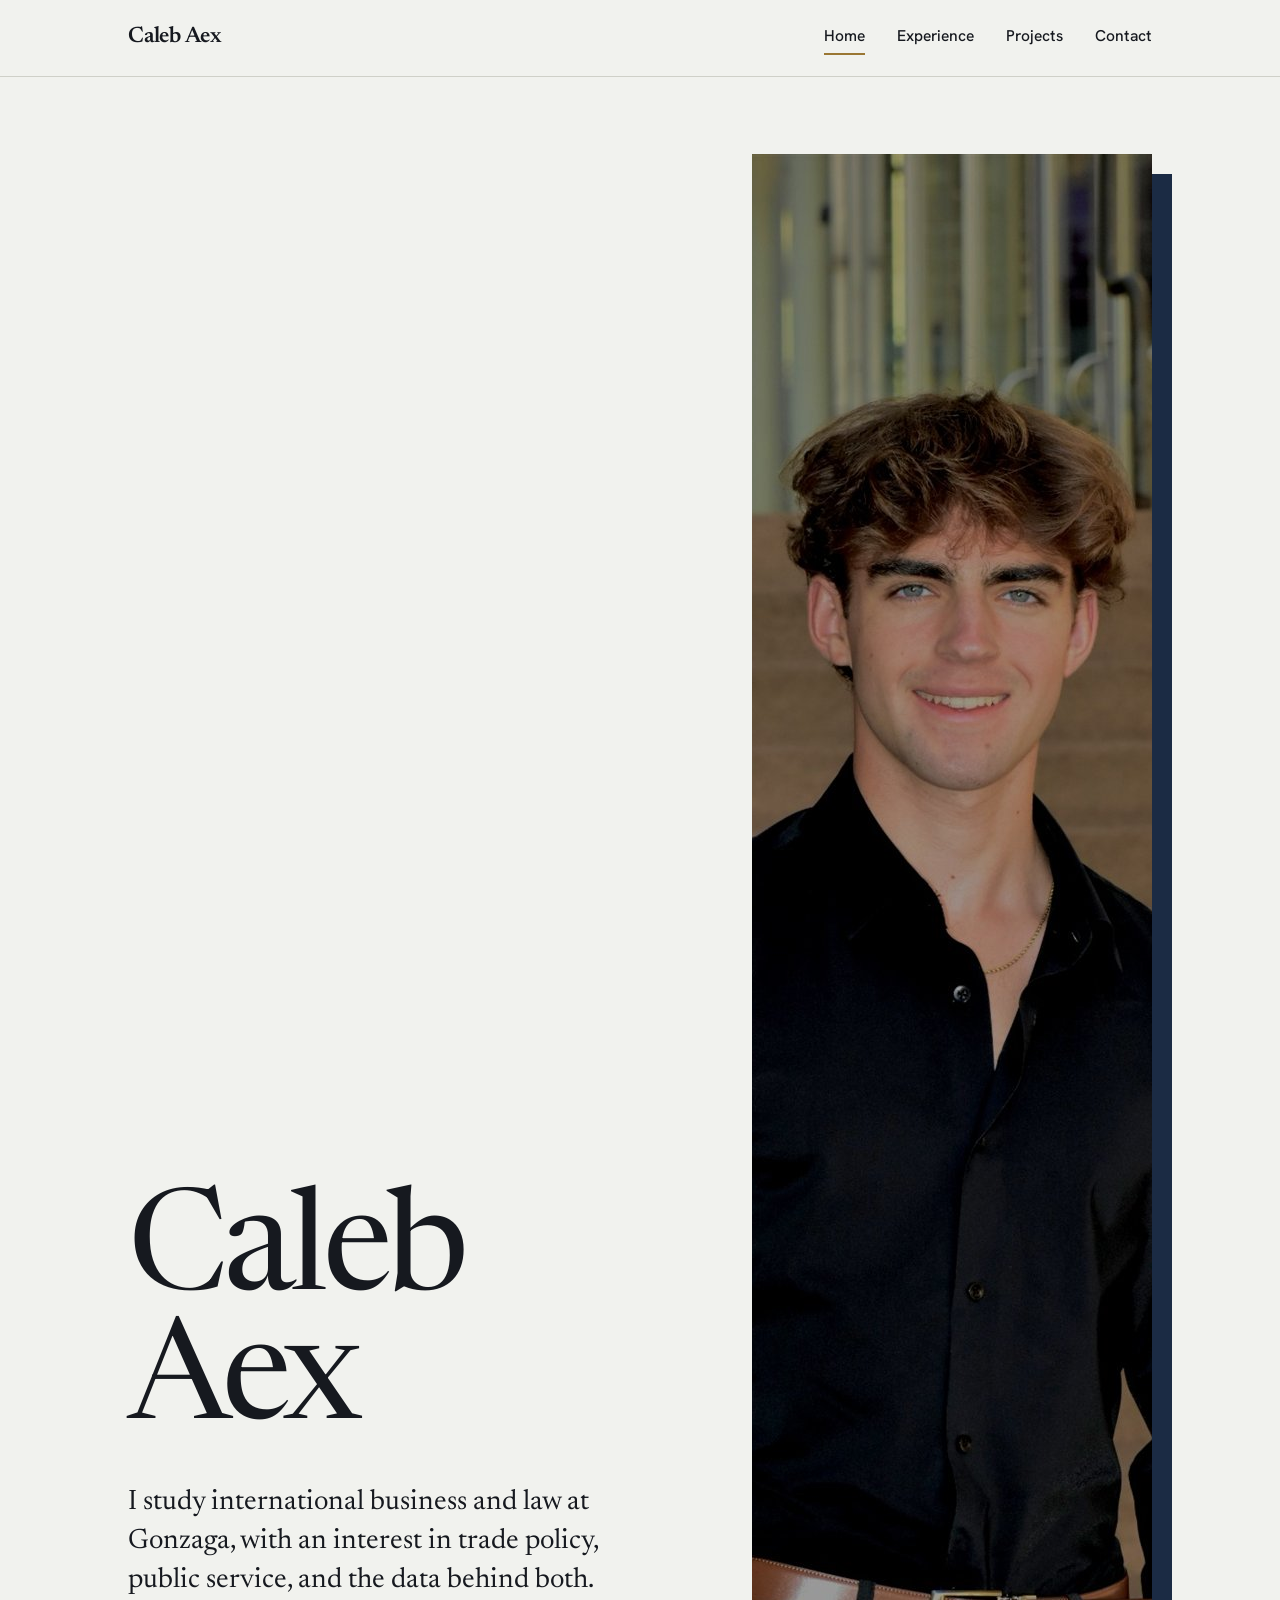
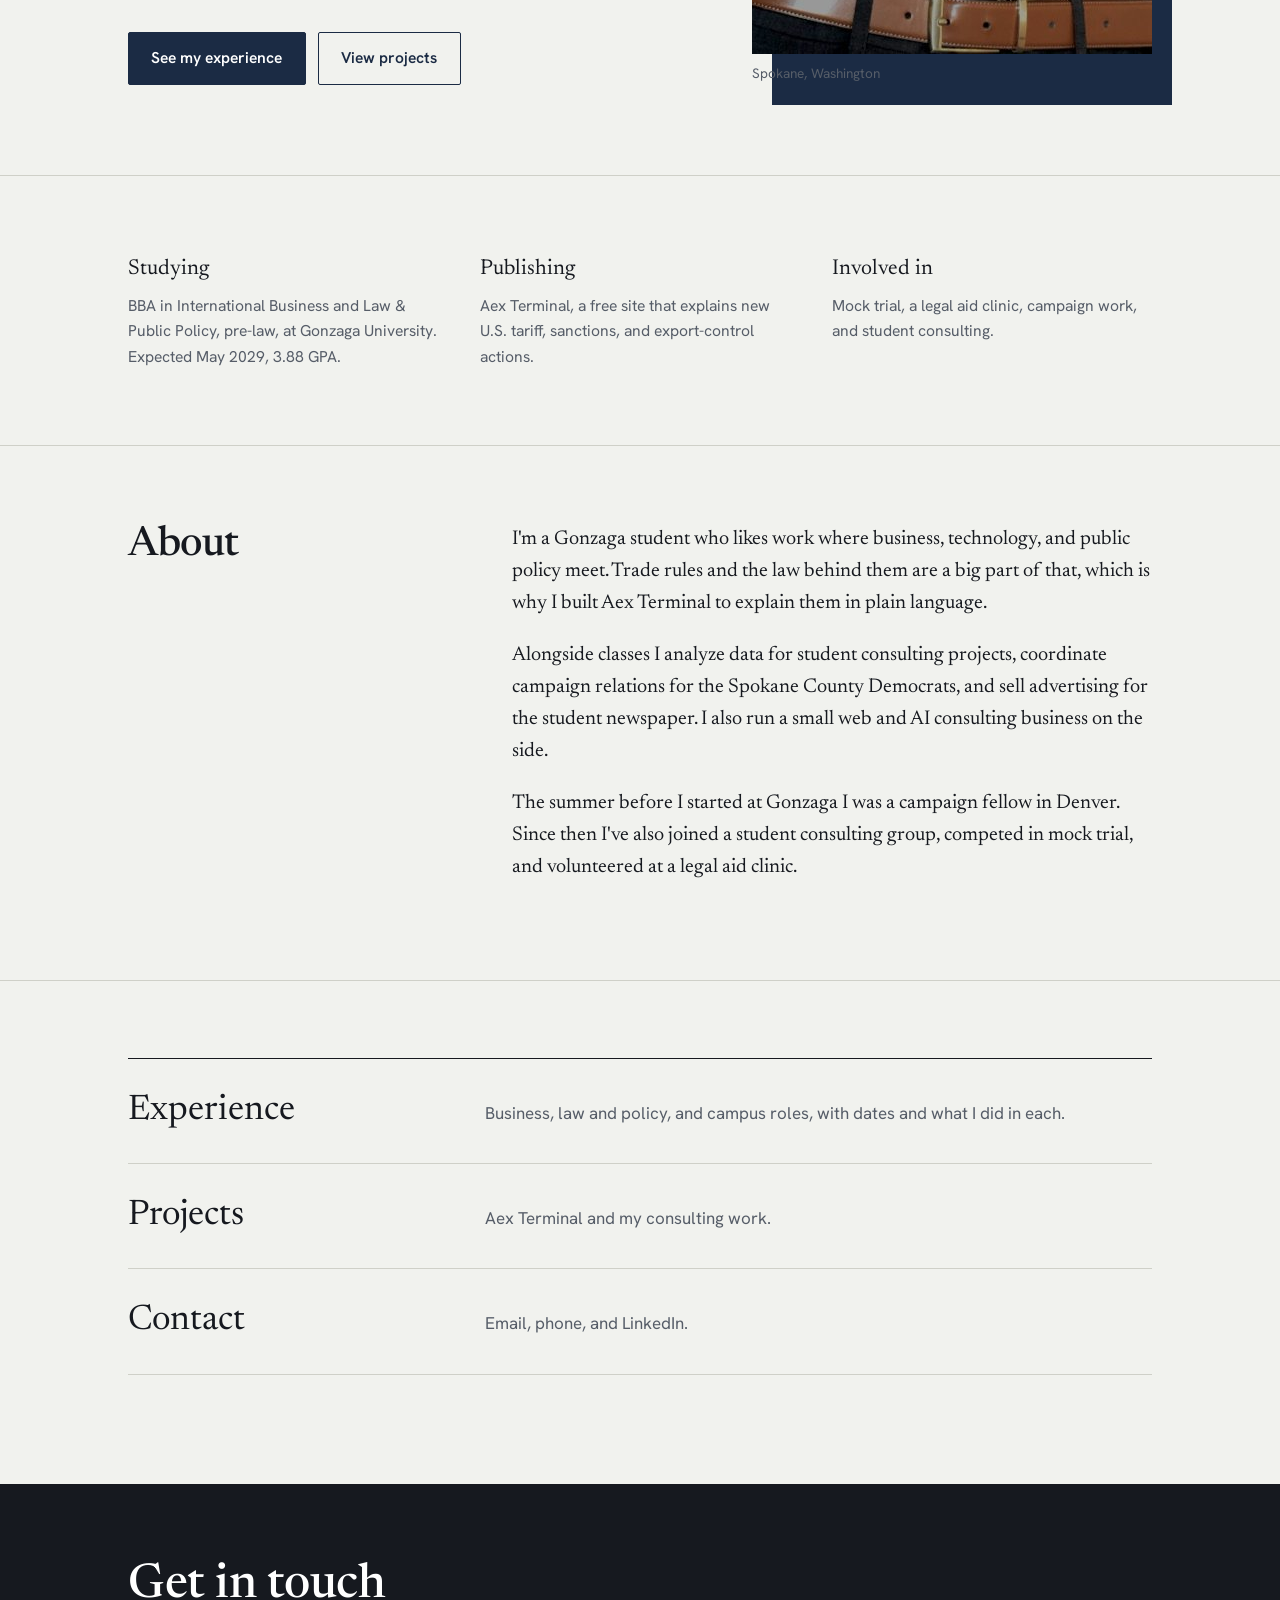
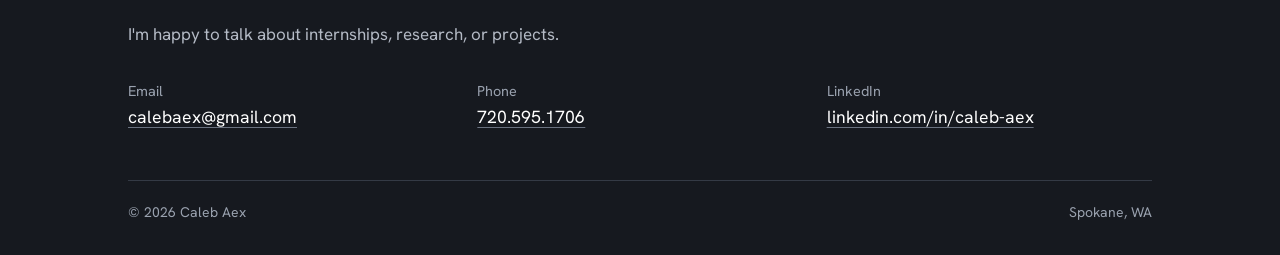
<file: index.html>
<!doctype html>
<html lang="en">
<head>
  <meta charset="utf-8">
  <meta name="viewport" content="width=device-width, initial-scale=1">
  <title>Caleb Aex</title>
  <meta name="description" content="Caleb Aex is a Gonzaga student studying international business and law, and the founder of Aex Meridian, which builds AI agents and websites for local businesses.">
  <link rel="preconnect" href="https://fonts.googleapis.com">
  <link rel="preconnect" href="https://fonts.gstatic.com" crossorigin>
  <link href="https://fonts.googleapis.com/css2?family=Hanken+Grotesk:wght@400;500;600&family=Newsreader:opsz,wght@6..72,400;6..72,500;6..72,600&display=swap" rel="stylesheet">
  <link rel="stylesheet" href="styles.css">
</head>
<body>
  <header class="site-header">
    <div class="wrap">
      <a class="wordmark" href="index.html">Caleb Aex</a>
      <nav class="site-nav" aria-label="Main">
        <a href="index.html" aria-current="page">Home</a>
        <a href="experience.html">Experience</a>
        <a href="projects.html">Projects</a>
        <a href="#contact">Contact</a>
      </nav>
    </div>
  </header>

  <main>
    <section class="hero">
      <div class="wrap">
        <div>
          <h1>Caleb Aex</h1>
          <p class="lede">I study international business and law at Gonzaga, with an interest in trade policy, public service, and the data behind both.</p>
          <div class="btn-row">
            <a class="btn" href="experience.html">See my experience</a>
            <a class="btn quiet" href="projects.html">View projects</a>
          </div>
        </div>
        <figure class="portrait">
          <img src="images/caleb.jpg" width="1000" height="1500" alt="Caleb Aex in a black button-up shirt, smiling, standing on a sandstone staircase">
          <figcaption>Spokane, Washington</figcaption>
        </figure>
      </div>
    </section>

    <section class="section">
      <div class="wrap">
        <dl class="facts">
          <div>
            <dt>Studying</dt>
            <dd>BBA in International Business and Law &amp; Public Policy, pre-law, at Gonzaga University. Expected May 2029, 3.88 GPA.</dd>
          </div>
          <div>
            <dt>Publishing</dt>
            <dd>Aex Terminal, a free site that explains new U.S. tariff, sanctions, and export-control actions.</dd>
          </div>
          <div>
            <dt>Involved in</dt>
            <dd>Mock trial, a legal aid clinic, campaign work, and student consulting.</dd>
          </div>
        </dl>
      </div>
    </section>

    <section class="section">
      <div class="wrap split">
        <h2>About</h2>
        <div class="prose">
          <p>I'm a Gonzaga student who likes work where business, technology, and public policy meet. Trade rules and the law behind them are a big part of that, which is why I built Aex Terminal to explain them in plain language.</p>
          <p>Alongside classes I analyze data for student consulting projects, coordinate campaign relations for the Spokane County Democrats, and sell advertising for the student newspaper. I also run a small web and AI consulting business on the side.</p>
          <p>The summer before I started at Gonzaga I was a campaign fellow in Denver. Since then I've also joined a student consulting group, competed in mock trial, and volunteered at a legal aid clinic.</p>
        </div>
      </div>
    </section>

    <section class="section">
      <div class="wrap">
        <ul class="paths">
          <li><a href="experience.html"><span class="name">Experience</span><span class="desc">Business, law and policy, and campus roles, with dates and what I did in each.</span></a></li>
          <li><a href="projects.html"><span class="name">Projects</span><span class="desc">Aex Terminal and my consulting work.</span></a></li>
          <li><a href="#contact"><span class="name">Contact</span><span class="desc">Email, phone, and LinkedIn.</span></a></li>
        </ul>
      </div>
    </section>
  </main>

  <footer class="site-footer" id="contact">
    <div class="wrap">
      <h2>Get in touch</h2>
      <p>I'm happy to talk about internships, research, or projects.</p>
      <ul class="contact-list">
        <li><span>Email</span><a href="mailto:calebaex@gmail.com">calebaex@gmail.com</a></li>
        <li><span>Phone</span><a href="tel:+17205951706">720.595.1706</a></li>
        <li><span>LinkedIn</span><a href="https://www.linkedin.com/in/caleb-aex-5508bb357" rel="noopener">linkedin.com/in/caleb-aex</a></li>
      </ul>
      <div class="fine"><span>&copy; 2026 Caleb Aex</span><span>Spokane, WA</span></div>
    </div>
  </footer>
</body>
</html>
</file>
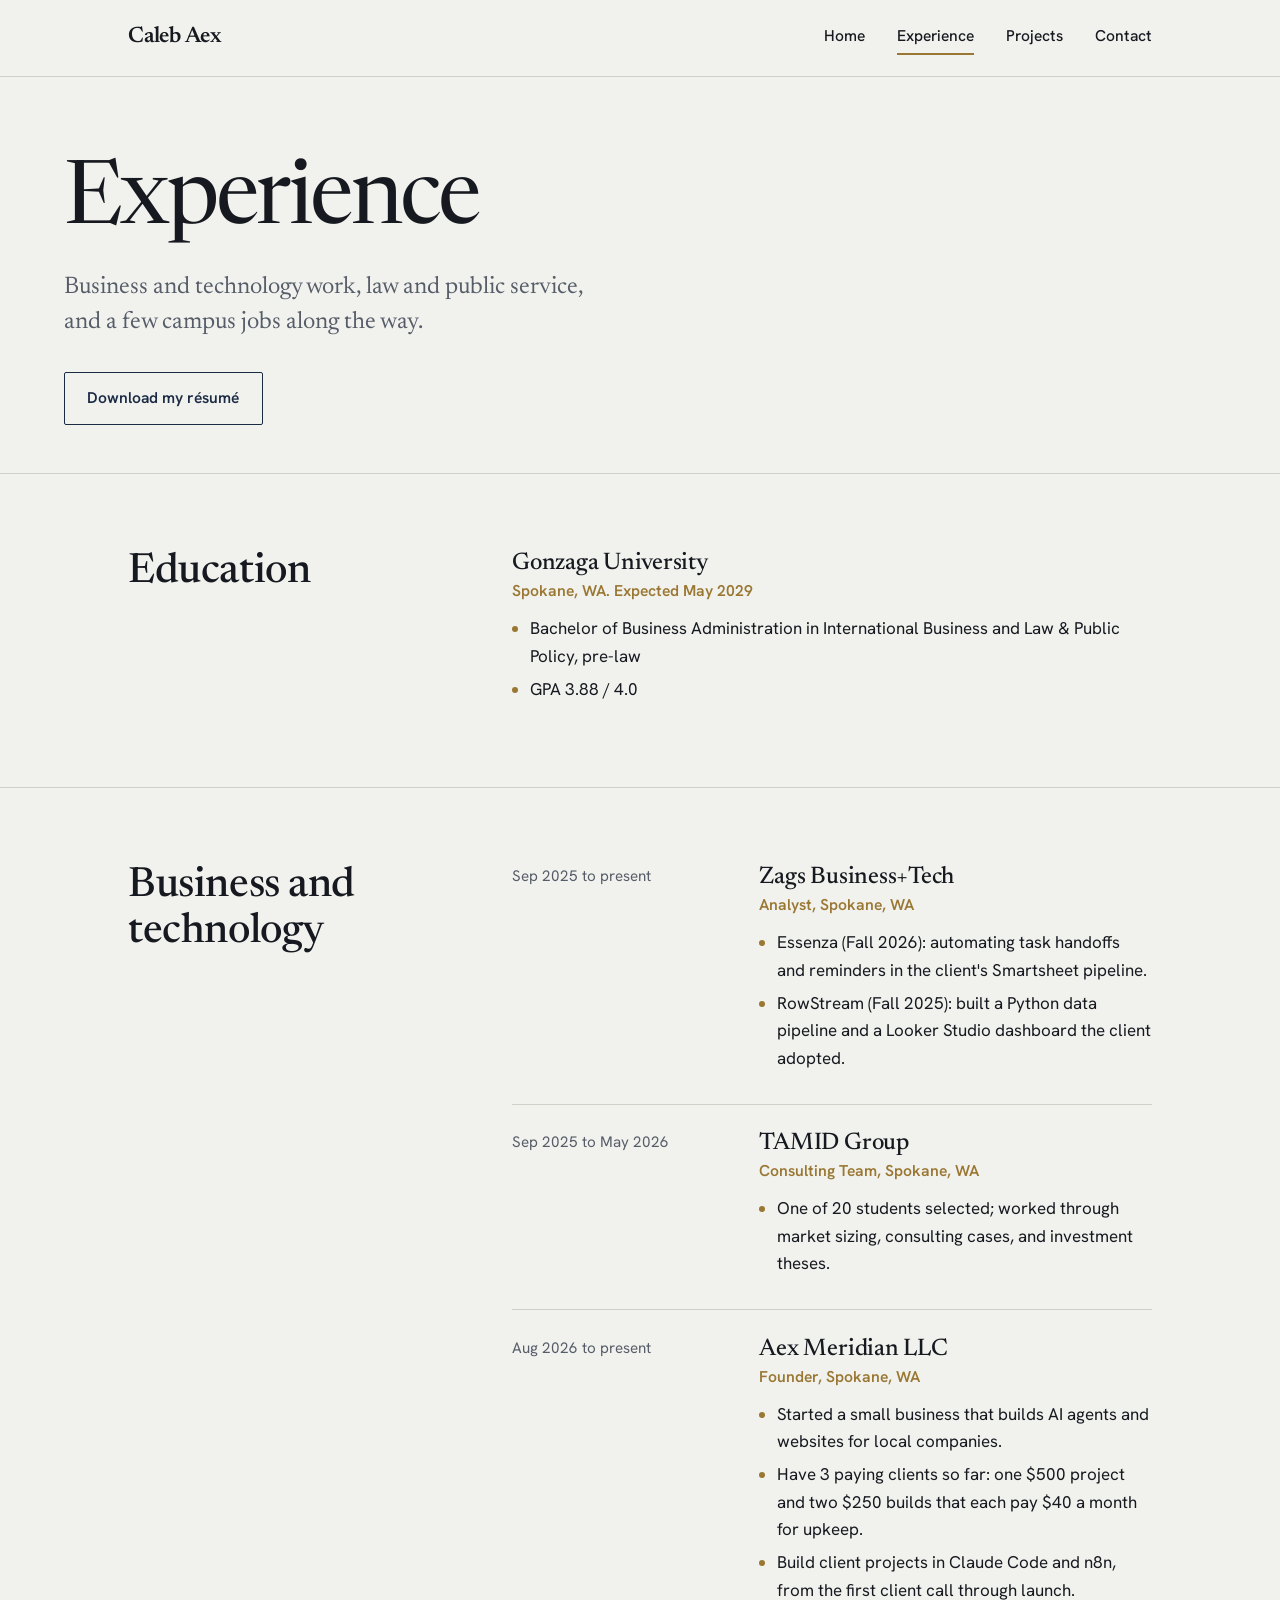
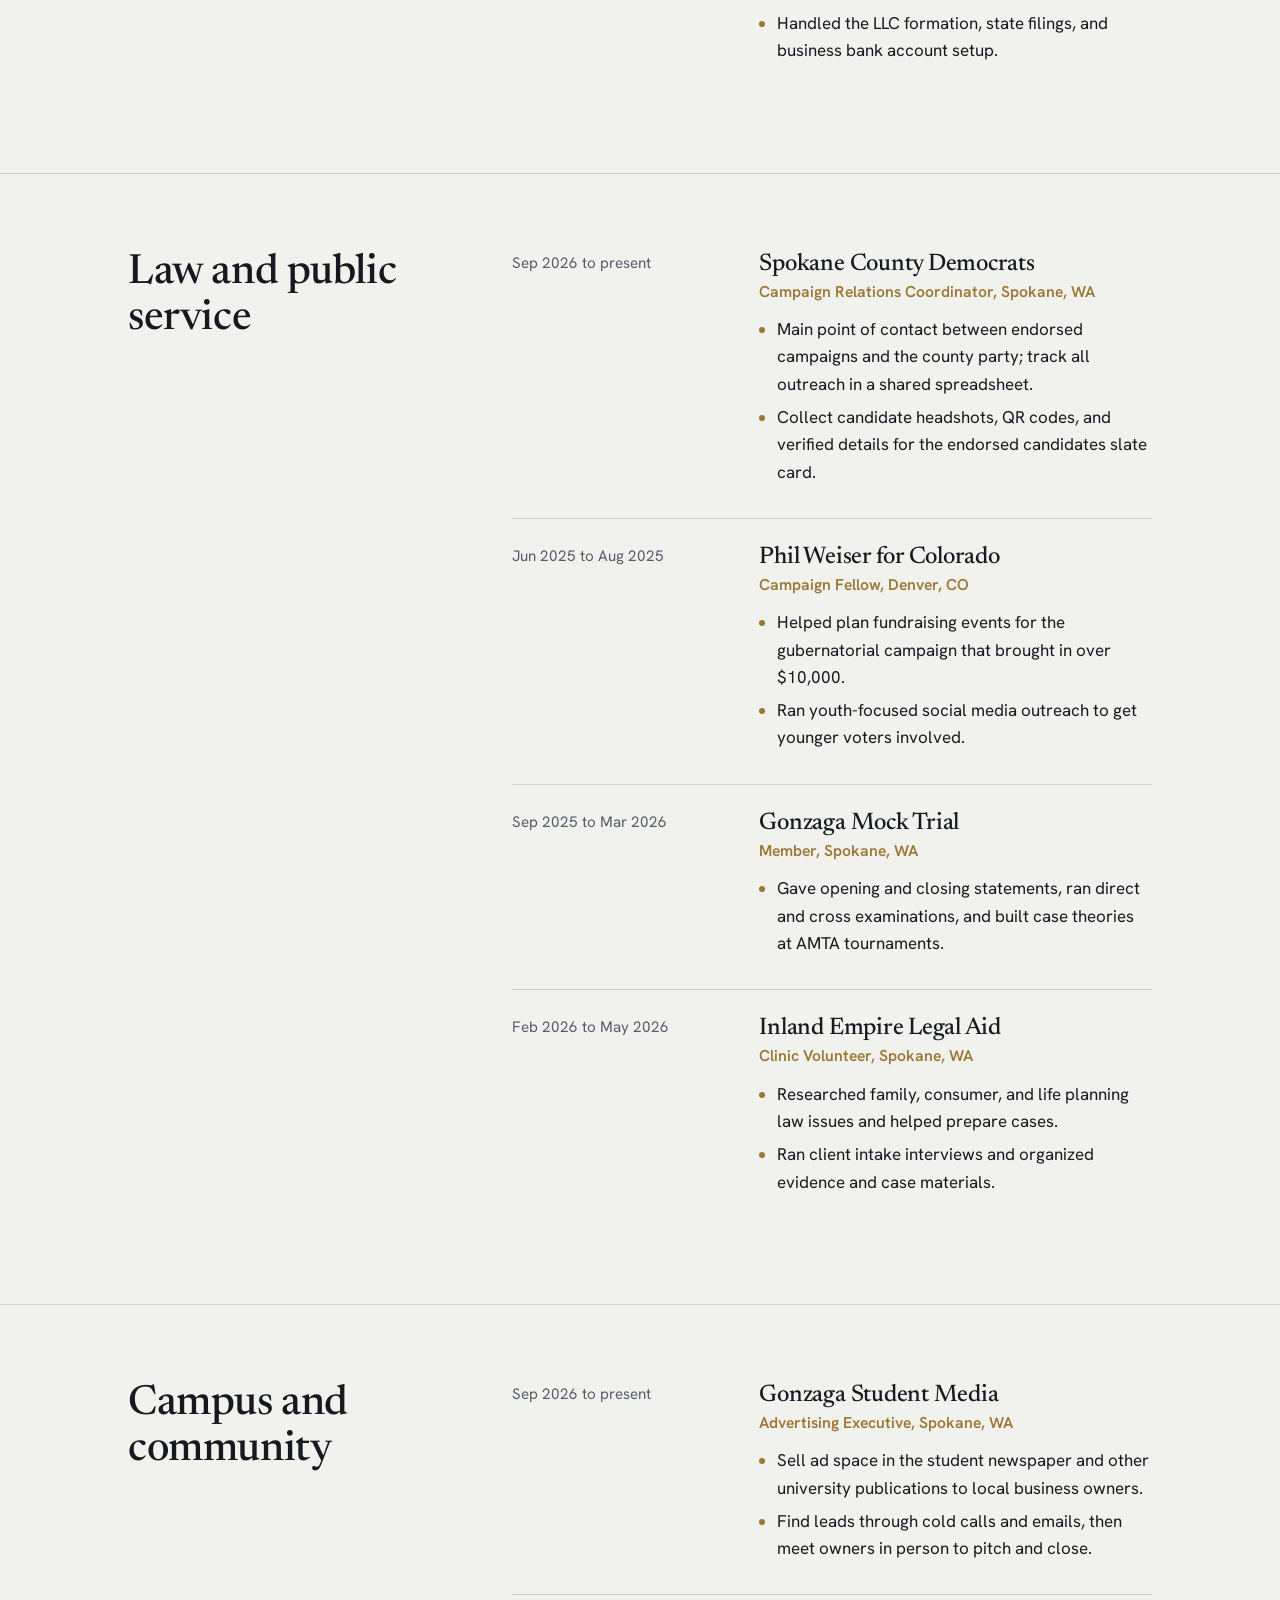
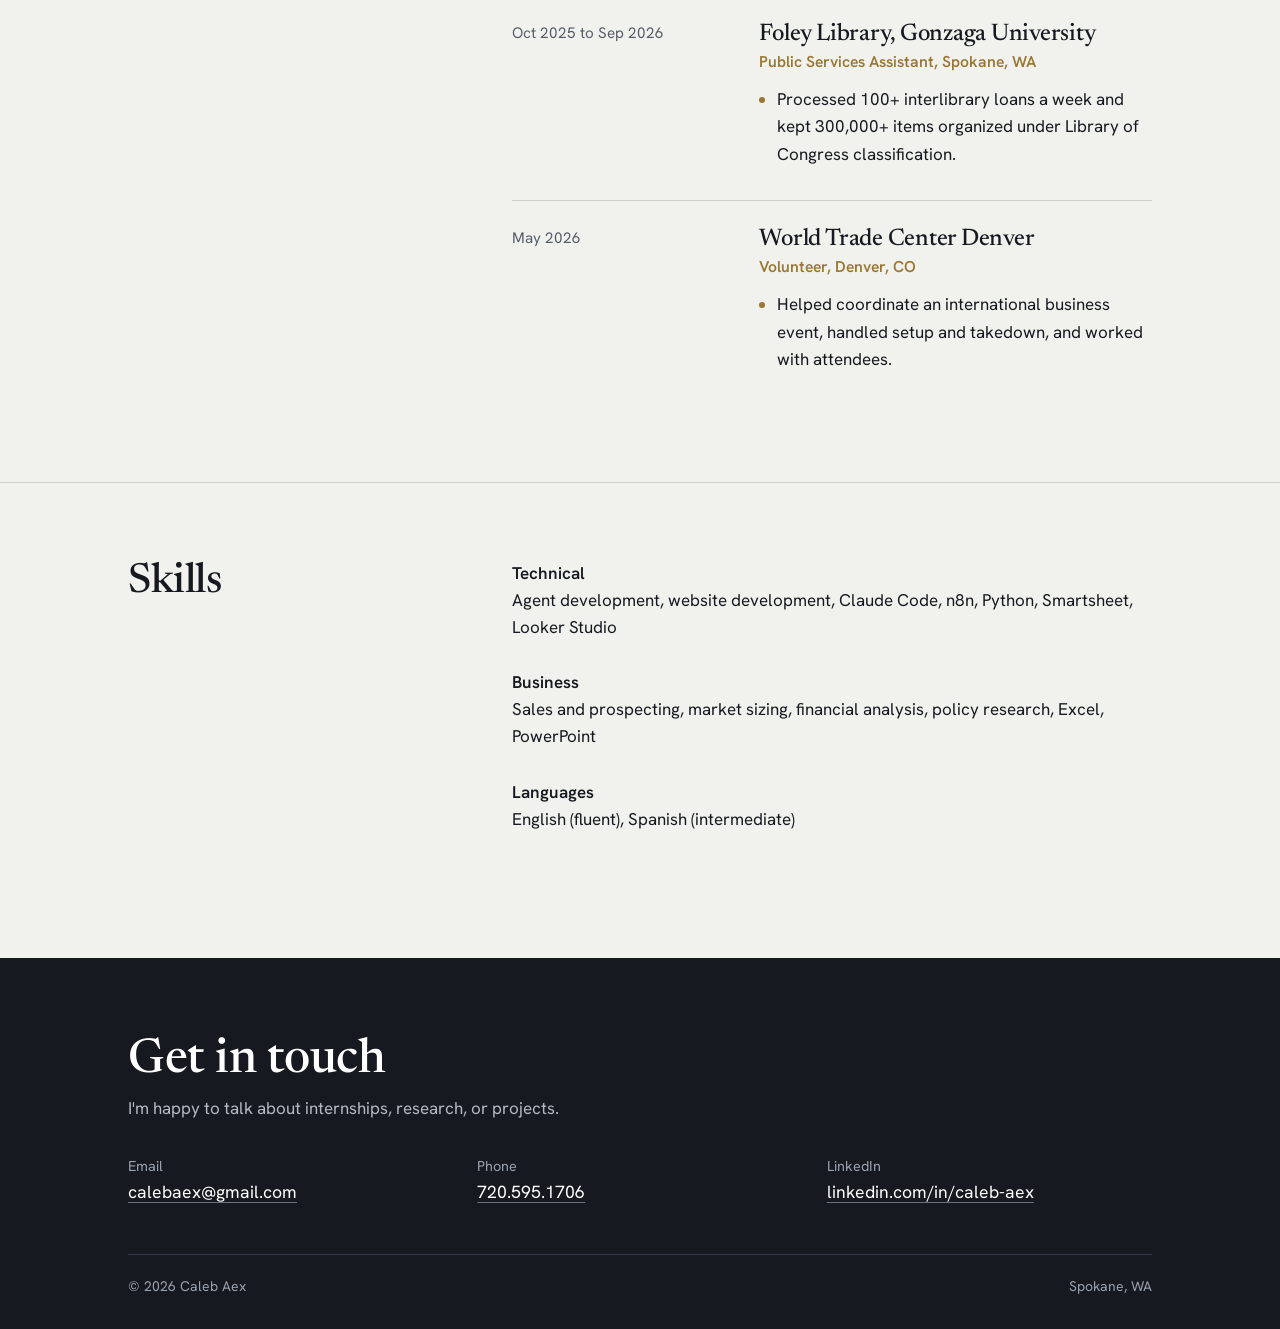
<file: experience.html>
<!doctype html>
<html lang="en">
<head>
  <meta charset="utf-8">
  <meta name="viewport" content="width=device-width, initial-scale=1">
  <title>Experience | Caleb Aex</title>
  <meta name="description" content="Caleb Aex's work in business and technology, law and public service, and campus roles.">
  <link rel="preconnect" href="https://fonts.googleapis.com">
  <link rel="preconnect" href="https://fonts.gstatic.com" crossorigin>
  <link href="https://fonts.googleapis.com/css2?family=Hanken+Grotesk:wght@400;500;600&family=Newsreader:opsz,wght@6..72,400;6..72,500;6..72,600&display=swap" rel="stylesheet">
  <link rel="stylesheet" href="styles.css">
</head>
<body>
  <header class="site-header">
    <div class="wrap">
      <a class="wordmark" href="index.html">Caleb Aex</a>
      <nav class="site-nav" aria-label="Main">
        <a href="index.html">Home</a>
        <a href="experience.html" aria-current="page">Experience</a>
        <a href="projects.html">Projects</a>
        <a href="#contact">Contact</a>
      </nav>
    </div>
  </header>

  <main>
    <div class="wrap page-head">
      <h1>Experience</h1>
      <p>Business and technology work, law and public service, and a few campus jobs along the way.</p>
      <div class="btn-row"><a class="btn quiet" href="files/Caleb_Aex_Resume.docx" download>Download my résumé</a></div>
    </div>

    <section class="section">
      <div class="wrap split">
        <h2>Education</h2>
        <div>
          <div class="entry" style="padding:0;border:0;grid-template-columns:1fr">
            <div>
              <h3>Gonzaga University</h3>
              <p class="role">Spokane, WA. Expected May 2029</p>
              <ul>
                <li>Bachelor of Business Administration in International Business and Law &amp; Public Policy, pre-law</li>
                <li>GPA 3.88 / 4.0</li>
              </ul>
            </div>
          </div>
        </div>
      </div>
    </section>

    <section class="section">
      <div class="wrap split">
        <h2>Business and technology</h2>
        <div>
          <article class="entry">
            <div class="when">Sep 2025 to present</div>
            <div>
              <h3>Zags Business+Tech</h3>
              <p class="role">Analyst, Spokane, WA</p>
              <ul>
                <li>Essenza (Fall 2026): automating task handoffs and reminders in the client's Smartsheet pipeline.</li>
                <li>RowStream (Fall 2025): built a Python data pipeline and a Looker Studio dashboard the client adopted.</li>
              </ul>
            </div>
          </article>
          <article class="entry">
            <div class="when">Sep 2025 to May 2026</div>
            <div>
              <h3>TAMID Group</h3>
              <p class="role">Consulting Team, Spokane, WA</p>
              <ul>
                <li>One of 20 students selected; worked through market sizing, consulting cases, and investment theses.</li>
              </ul>
            </div>
          </article>
          <article class="entry">
            <div class="when">Aug 2026 to present</div>
            <div>
              <h3>Aex Meridian LLC</h3>
              <p class="role">Founder, Spokane, WA</p>
              <ul>
                <li>Started a small business that builds AI agents and websites for local companies.</li>
                <li>Have 3 paying clients so far: one $500 project and two $250 builds that each pay $40 a month for upkeep.</li>
                <li>Build client projects in Claude Code and n8n, from the first client call through launch.</li>
                <li>Handled the LLC formation, state filings, and business bank account setup.</li>
              </ul>
            </div>
          </article>
        </div>
      </div>
    </section>

    <section class="section">
      <div class="wrap split">
        <h2>Law and public service</h2>
        <div>
          <article class="entry">
            <div class="when">Sep 2026 to present</div>
            <div>
              <h3>Spokane County Democrats</h3>
              <p class="role">Campaign Relations Coordinator, Spokane, WA</p>
              <ul>
                <li>Main point of contact between endorsed campaigns and the county party; track all outreach in a shared spreadsheet.</li>
                <li>Collect candidate headshots, QR codes, and verified details for the endorsed candidates slate card.</li>
              </ul>
            </div>
          </article>
          <article class="entry">
            <div class="when">Jun 2025 to Aug 2025</div>
            <div>
              <h3>Phil Weiser for Colorado</h3>
              <p class="role">Campaign Fellow, Denver, CO</p>
              <ul>
                <li>Helped plan fundraising events for the gubernatorial campaign that brought in over $10,000.</li>
                <li>Ran youth-focused social media outreach to get younger voters involved.</li>
              </ul>
            </div>
          </article>
          <article class="entry">
            <div class="when">Sep 2025 to Mar 2026</div>
            <div>
              <h3>Gonzaga Mock Trial</h3>
              <p class="role">Member, Spokane, WA</p>
              <ul>
                <li>Gave opening and closing statements, ran direct and cross examinations, and built case theories at AMTA tournaments.</li>
              </ul>
            </div>
          </article>
          <article class="entry">
            <div class="when">Feb 2026 to May 2026</div>
            <div>
              <h3>Inland Empire Legal Aid</h3>
              <p class="role">Clinic Volunteer, Spokane, WA</p>
              <ul>
                <li>Researched family, consumer, and life planning law issues and helped prepare cases.</li>
                <li>Ran client intake interviews and organized evidence and case materials.</li>
              </ul>
            </div>
          </article>
        </div>
      </div>
    </section>

    <section class="section">
      <div class="wrap split">
        <h2>Campus and community</h2>
        <div>
          <article class="entry">
            <div class="when">Sep 2026 to present</div>
            <div>
              <h3>Gonzaga Student Media</h3>
              <p class="role">Advertising Executive, Spokane, WA</p>
              <ul>
                <li>Sell ad space in the student newspaper and other university publications to local business owners.</li>
                <li>Find leads through cold calls and emails, then meet owners in person to pitch and close.</li>
              </ul>
            </div>
          </article>
          <article class="entry">
            <div class="when">Oct 2025 to Sep 2026</div>
            <div>
              <h3>Foley Library, Gonzaga University</h3>
              <p class="role">Public Services Assistant, Spokane, WA</p>
              <ul>
                <li>Processed 100+ interlibrary loans a week and kept 300,000+ items organized under Library of Congress classification.</li>
              </ul>
            </div>
          </article>
          <article class="entry">
            <div class="when">May 2026</div>
            <div>
              <h3>World Trade Center Denver</h3>
              <p class="role">Volunteer, Denver, CO</p>
              <ul>
                <li>Helped coordinate an international business event, handled setup and takedown, and worked with attendees.</li>
              </ul>
            </div>
          </article>
        </div>
      </div>
    </section>

    <section class="section">
      <div class="wrap split">
        <h2>Skills</h2>
        <dl class="skills" style="grid-template-columns:1fr">
          <div><dt>Technical</dt><dd>Agent development, website development, Claude Code, n8n, Python, Smartsheet, Looker Studio</dd></div>
          <div><dt>Business</dt><dd>Sales and prospecting, market sizing, financial analysis, policy research, Excel, PowerPoint</dd></div>
          <div><dt>Languages</dt><dd>English (fluent), Spanish (intermediate)</dd></div>
        </dl>
      </div>
    </section>
  </main>

  <footer class="site-footer" id="contact">
    <div class="wrap">
      <h2>Get in touch</h2>
      <p>I'm happy to talk about internships, research, or projects.</p>
      <ul class="contact-list">
        <li><span>Email</span><a href="mailto:calebaex@gmail.com">calebaex@gmail.com</a></li>
        <li><span>Phone</span><a href="tel:+17205951706">720.595.1706</a></li>
        <li><span>LinkedIn</span><a href="https://www.linkedin.com/in/caleb-aex-5508bb357" rel="noopener">linkedin.com/in/caleb-aex</a></li>
      </ul>
      <div class="fine"><span>&copy; 2026 Caleb Aex</span><span>Spokane, WA</span></div>
    </div>
  </footer>
</body>
</html>
</file>
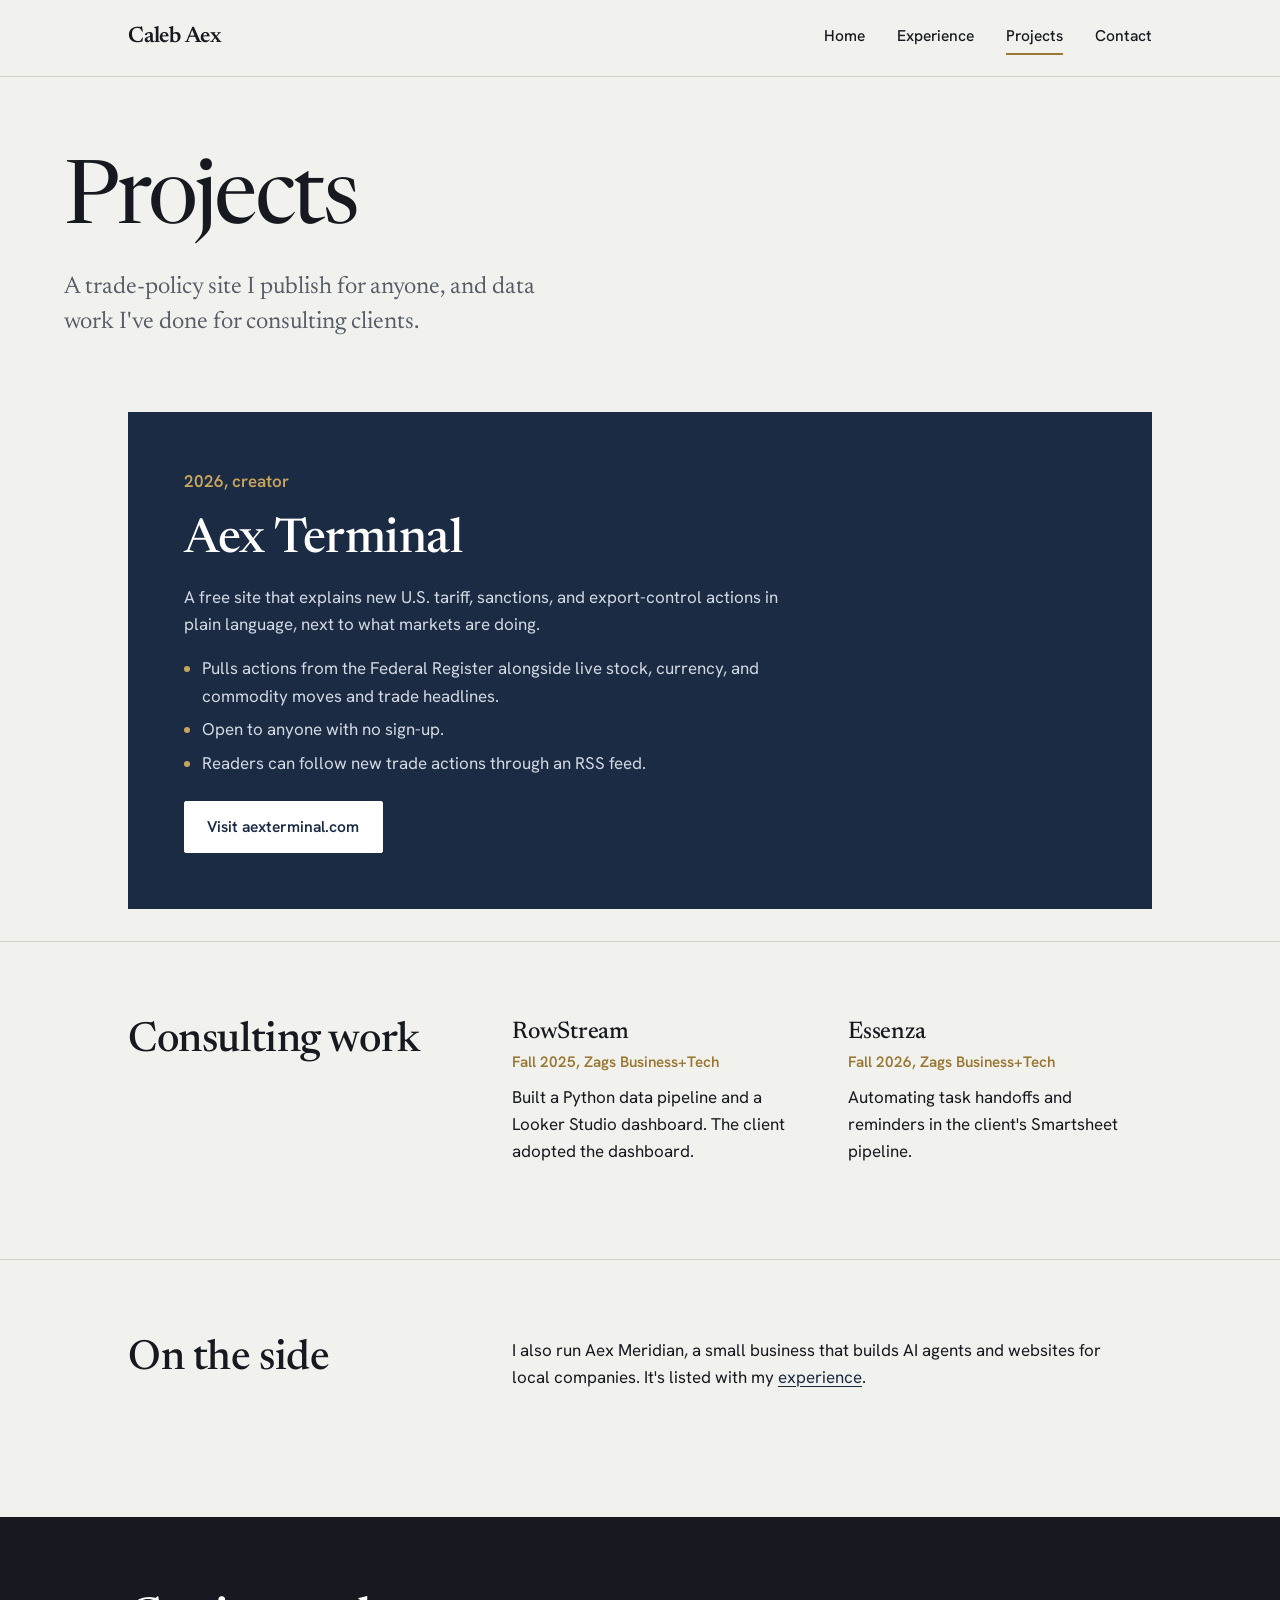
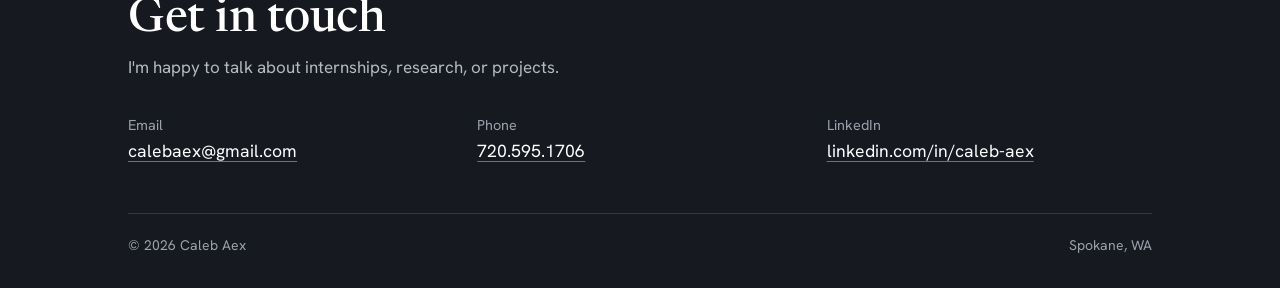
<file: projects.html>
<!doctype html>
<html lang="en">
<head>
  <meta charset="utf-8">
  <meta name="viewport" content="width=device-width, initial-scale=1">
  <title>Projects | Caleb Aex</title>
  <meta name="description" content="Aex Terminal, Aex Meridian, and client work by Caleb Aex.">
  <link rel="preconnect" href="https://fonts.googleapis.com">
  <link rel="preconnect" href="https://fonts.gstatic.com" crossorigin>
  <link href="https://fonts.googleapis.com/css2?family=Hanken+Grotesk:wght@400;500;600&family=Newsreader:opsz,wght@6..72,400;6..72,500;6..72,600&display=swap" rel="stylesheet">
  <link rel="stylesheet" href="styles.css">
</head>
<body>
  <header class="site-header">
    <div class="wrap">
      <a class="wordmark" href="index.html">Caleb Aex</a>
      <nav class="site-nav" aria-label="Main">
        <a href="index.html">Home</a>
        <a href="experience.html">Experience</a>
        <a href="projects.html" aria-current="page">Projects</a>
        <a href="#contact">Contact</a>
      </nav>
    </div>
  </header>

  <main>
    <div class="wrap page-head">
      <h1>Projects</h1>
      <p>A trade-policy site I publish for anyone, and data work I've done for consulting clients.</p>
    </div>

    <div class="wrap">
      <article class="project">
        <p class="meta">2026, creator</p>
        <h2>Aex Terminal</h2>
        <p>A free site that explains new U.S. tariff, sanctions, and export-control actions in plain language, next to what markets are doing.</p>
        <ul>
          <li>Pulls actions from the Federal Register alongside live stock, currency, and commodity moves and trade headlines.</li>
          <li>Open to anyone with no sign-up.</li>
          <li>Readers can follow new trade actions through an RSS feed.</li>
        </ul>
        <a class="btn" href="https://aexterminal.com" rel="noopener">Visit aexterminal.com</a>
      </article>

    </div>

    <section class="section">
      <div class="wrap split">
        <h2>Consulting work</h2>
        <div class="client-work">
          <div>
            <h3>RowStream</h3>
            <p class="when">Fall 2025, Zags Business+Tech</p>
            <p>Built a Python data pipeline and a Looker Studio dashboard. The client adopted the dashboard.</p>
          </div>
          <div>
            <h3>Essenza</h3>
            <p class="when">Fall 2026, Zags Business+Tech</p>
            <p>Automating task handoffs and reminders in the client's Smartsheet pipeline.</p>
          </div>
        </div>
      </div>
    </section>

    <section class="section">
      <div class="wrap split">
        <h2>On the side</h2>
        <p>I also run Aex Meridian, a small business that builds AI agents and websites for local companies. It's listed with my <a href="experience.html">experience</a>.</p>
      </div>
    </section>
  </main>

  <footer class="site-footer" id="contact">
    <div class="wrap">
      <h2>Get in touch</h2>
      <p>I'm happy to talk about internships, research, or projects.</p>
      <ul class="contact-list">
        <li><span>Email</span><a href="mailto:calebaex@gmail.com">calebaex@gmail.com</a></li>
        <li><span>Phone</span><a href="tel:+17205951706">720.595.1706</a></li>
        <li><span>LinkedIn</span><a href="https://www.linkedin.com/in/caleb-aex-5508bb357" rel="noopener">linkedin.com/in/caleb-aex</a></li>
      </ul>
      <div class="fine"><span>&copy; 2026 Caleb Aex</span><span>Spokane, WA</span></div>
    </div>
  </footer>
</body>
</html>
</file>
<file: styles.css>
:root {
  --paper: #f1f2ee;
  --paper-deep: #e6e7e0;
  --ink: #16191f;
  --muted: #565d68;
  --navy: #1b2b44;
  --brass: #9a7733;
  --rule: #cfd0c8;
  --serif: "Newsreader", Georgia, "Times New Roman", serif;
  --sans: "Hanken Grotesk", system-ui, -apple-system, "Segoe UI", sans-serif;
  --gutter: clamp(1.25rem, 5vw, 4rem);
  --max: 72rem;
}

*, *::before, *::after { box-sizing: border-box; }
html { -webkit-text-size-adjust: 100%; }
body {
  margin: 0;
  background: var(--paper);
  color: var(--ink);
  font-family: var(--sans);
  font-size: 1.0625rem;
  line-height: 1.6;
}
img { display: block; max-width: 100%; }
a { color: var(--navy); text-underline-offset: 0.2em; text-decoration-thickness: 1px; }
a:hover { color: var(--brass); }
:focus-visible { outline: 3px solid var(--brass); outline-offset: 3px; border-radius: 2px; }

h1, h2, h3 { font-family: var(--serif); font-weight: 500; line-height: 1.1; margin: 0; letter-spacing: -0.01em; }
p { margin: 0 0 1em; max-width: 62ch; }

.wrap { max-width: var(--max); margin: 0 auto; padding: 0 var(--gutter); }

/* Header */
.site-header { border-bottom: 1px solid var(--rule); }
.site-header .wrap { display: flex; align-items: center; justify-content: space-between; gap: 1rem; padding-top: 1.25rem; padding-bottom: 1.25rem; }
.wordmark { font-family: var(--serif); font-size: 1.4rem; font-weight: 600; color: var(--ink); text-decoration: none; letter-spacing: -0.01em; }
.wordmark:hover { color: var(--ink); }
.site-nav { display: flex; gap: clamp(1rem, 3vw, 2rem); font-weight: 500; font-size: 0.975rem; }
.site-nav a { color: var(--ink); text-decoration: none; padding: 0.25rem 0; border-bottom: 2px solid transparent; }
.site-nav a:hover { border-bottom-color: var(--rule); color: var(--ink); }
.site-nav a[aria-current="page"] { border-bottom-color: var(--brass); }

/* Buttons */
.btn {
  display: inline-block; padding: 0.8rem 1.4rem; background: var(--navy); color: #fff;
  text-decoration: none; font-weight: 600; font-size: 0.975rem; border-radius: 2px;
  border: 1px solid var(--navy); transition: background 0.15s, color 0.15s;
}
.btn:hover { background: var(--ink); color: #fff; }
.btn.quiet { background: transparent; color: var(--navy); }
.btn.quiet:hover { background: var(--navy); color: #fff; }
.btn-row { display: flex; flex-wrap: wrap; gap: 0.75rem; margin-top: 2rem; }

/* Home hero */
.hero { padding: clamp(2.5rem, 6vw, 5rem) 0 clamp(3rem, 7vw, 6rem); }
.hero .wrap { display: grid; grid-template-columns: minmax(0, 7fr) minmax(0, 5fr); gap: clamp(2rem, 5vw, 5rem); align-items: end; }
.hero h1 { font-size: clamp(3.75rem, 11vw, 9rem); font-weight: 400; line-height: 0.92; letter-spacing: -0.035em; margin-bottom: 2rem; }
.hero .lede { font-family: var(--serif); font-size: clamp(1.35rem, 2.4vw, 1.75rem); line-height: 1.4; max-width: 30ch; }
.portrait { position: relative; margin: 0; }
.portrait::before { content: ""; position: absolute; inset: 1.25rem -1.25rem -1.25rem 1.25rem; background: var(--navy); z-index: 0; }
.portrait img { position: relative; z-index: 1; width: 100%; aspect-ratio: 4 / 5; object-fit: cover; object-position: 50% 18%; }
.portrait figcaption { position: relative; z-index: 1; margin-top: 0.6rem; font-size: 0.85rem; color: var(--muted); }

/* Sections */
.section { padding: clamp(3rem, 6vw, 5rem) 0; border-top: 1px solid var(--rule); }
.section h2 { font-size: clamp(1.9rem, 3.5vw, 2.6rem); margin-bottom: 1.5rem; }
.split { display: grid; grid-template-columns: minmax(0, 4fr) minmax(0, 8fr); gap: clamp(1.5rem, 5vw, 5rem); }
.split > h2 { margin-bottom: 0; }

.facts { display: grid; grid-template-columns: repeat(3, minmax(0, 1fr)); gap: 2rem; margin: 0; }
.facts dt { font-family: var(--serif); font-size: 1.35rem; margin-bottom: 0.4rem; }
.facts dd { margin: 0; color: var(--muted); font-size: 0.98rem; }

.prose p { font-family: var(--serif); font-size: 1.25rem; line-height: 1.6; max-width: 58ch; }

/* Link rows on home */
.paths { list-style: none; margin: 0; padding: 0; border-top: 1px solid var(--ink); }
.paths a { display: grid; grid-template-columns: minmax(0, 4fr) minmax(0, 8fr); gap: 1.5rem; padding: 1.5rem 0; border-bottom: 1px solid var(--rule); text-decoration: none; color: var(--ink); align-items: baseline; transition: background 0.15s, padding 0.15s; }
.paths a:hover { background: var(--paper-deep); padding-left: 1rem; padding-right: 1rem; color: var(--ink); }
.paths .name { font-family: var(--serif); font-size: clamp(1.6rem, 3vw, 2.2rem); }
.paths .desc { color: var(--muted); }

/* Page titles */
.page-head { padding: clamp(2.5rem, 6vw, 5rem) 0 clamp(2rem, 4vw, 3rem); }
.page-head h1 { font-size: clamp(2.75rem, 7vw, 5.5rem); font-weight: 400; letter-spacing: -0.03em; margin-bottom: 1.25rem; }
.page-head p { font-family: var(--serif); font-size: clamp(1.2rem, 2vw, 1.5rem); line-height: 1.45; color: var(--muted); max-width: 40ch; }

/* Experience ledger */
.entry { display: grid; grid-template-columns: minmax(0, 4fr) minmax(0, 8fr); gap: clamp(1rem, 4vw, 4rem); padding: 1.6rem 0; border-top: 1px solid var(--rule); }
.entry:first-of-type { border-top: 0; padding-top: 0; }
.entry .when { color: var(--muted); font-size: 0.95rem; font-variant-numeric: tabular-nums; }
.entry h3 { font-size: 1.5rem; margin-bottom: 0.1rem; }
.entry .role { color: var(--brass); font-weight: 600; font-size: 0.98rem; margin-bottom: 0.75rem; }
.entry ul { margin: 0; padding-left: 1.1rem; max-width: 62ch; }
.entry li { margin-bottom: 0.4rem; }
.entry li::marker { color: var(--brass); }

.skills { margin: 0; display: grid; grid-template-columns: minmax(0, 4fr) minmax(0, 8fr); gap: 0.75rem clamp(1rem, 4vw, 4rem); }
.skills dt { font-weight: 600; }
.skills dd { margin: 0 0 1rem; }

/* Projects */
.project { background: var(--navy); color: #eef0f3; padding: clamp(2rem, 5vw, 3.5rem); margin-bottom: 2rem; }
.project h2 { font-size: clamp(2rem, 4vw, 3rem); margin-bottom: 1rem; color: #fff; }
.project p { color: #d3d9e2; }
.project ul { padding-left: 1.1rem; margin: 0 0 1.5rem; max-width: 60ch; color: #d3d9e2; }
.project li { margin-bottom: 0.4rem; }
.project li::marker { color: #c9a45c; }
.project .meta { color: #c9a45c; font-weight: 600; margin-bottom: 1.25rem; }
.project .btn { background: #fff; color: var(--navy); border-color: #fff; }
.project .btn:hover { background: #c9a45c; border-color: #c9a45c; color: var(--ink); }
.project.light { background: transparent; color: var(--ink); border: 1px solid var(--rule); }
.project.light h2 { color: var(--ink); }
.project.light p, .project.light ul { color: var(--ink); }
.project.light .meta { color: var(--brass); }
.project.light li::marker { color: var(--brass); }

.client-work { display: grid; grid-template-columns: repeat(2, minmax(0, 1fr)); gap: 2rem; }
.client-work h3 { font-size: 1.5rem; margin-bottom: 0.25rem; }
.client-work .when { color: var(--brass); font-weight: 600; font-size: 0.95rem; margin-bottom: 0.6rem; }

/* Footer / contact */
.site-footer { background: var(--ink); color: #dfe2e7; padding: clamp(3rem, 6vw, 5rem) 0 2rem; margin-top: 2rem; }
.site-footer a { color: #fff; text-decoration-color: #6a7280; }
.site-footer a:hover { color: #c9a45c; }
.site-footer h2 { font-size: clamp(2rem, 4vw, 3rem); color: #fff; margin-bottom: 0.5rem; }
.site-footer .wrap > p { color: #b4bac5; }
.contact-list { list-style: none; padding: 0; margin: 2rem 0 0; display: grid; grid-template-columns: repeat(3, minmax(0, 1fr)); gap: 1.5rem; }
.contact-list span { display: block; color: #9aa2af; font-size: 0.9rem; }
.contact-list a { font-size: 1.1rem; word-break: break-word; }
.fine { margin-top: 3rem; padding-top: 1.25rem; border-top: 1px solid #343a45; font-size: 0.875rem; color: #9aa2af; display: flex; flex-wrap: wrap; gap: 0.5rem 1.5rem; justify-content: space-between; }

/* One entrance for the home hero only */
@media (prefers-reduced-motion: no-preference) {
  .hero .portrait { animation: settle 0.9s ease-out both; }
  @keyframes settle { from { opacity: 0; transform: translateY(14px); } to { opacity: 1; transform: none; } }
}

@media (max-width: 52rem) {
  .hero .wrap, .split, .entry, .skills, .paths a { grid-template-columns: 1fr; }
  .hero .wrap { align-items: start; }
  .portrait { max-width: 26rem; margin-right: 1.25rem; }
  .facts, .contact-list, .client-work { grid-template-columns: 1fr; }
  .entry { gap: 0.4rem; }
  .paths a { gap: 0.25rem; }
  .skills dd { margin-bottom: 0.75rem; }
}
</file>
